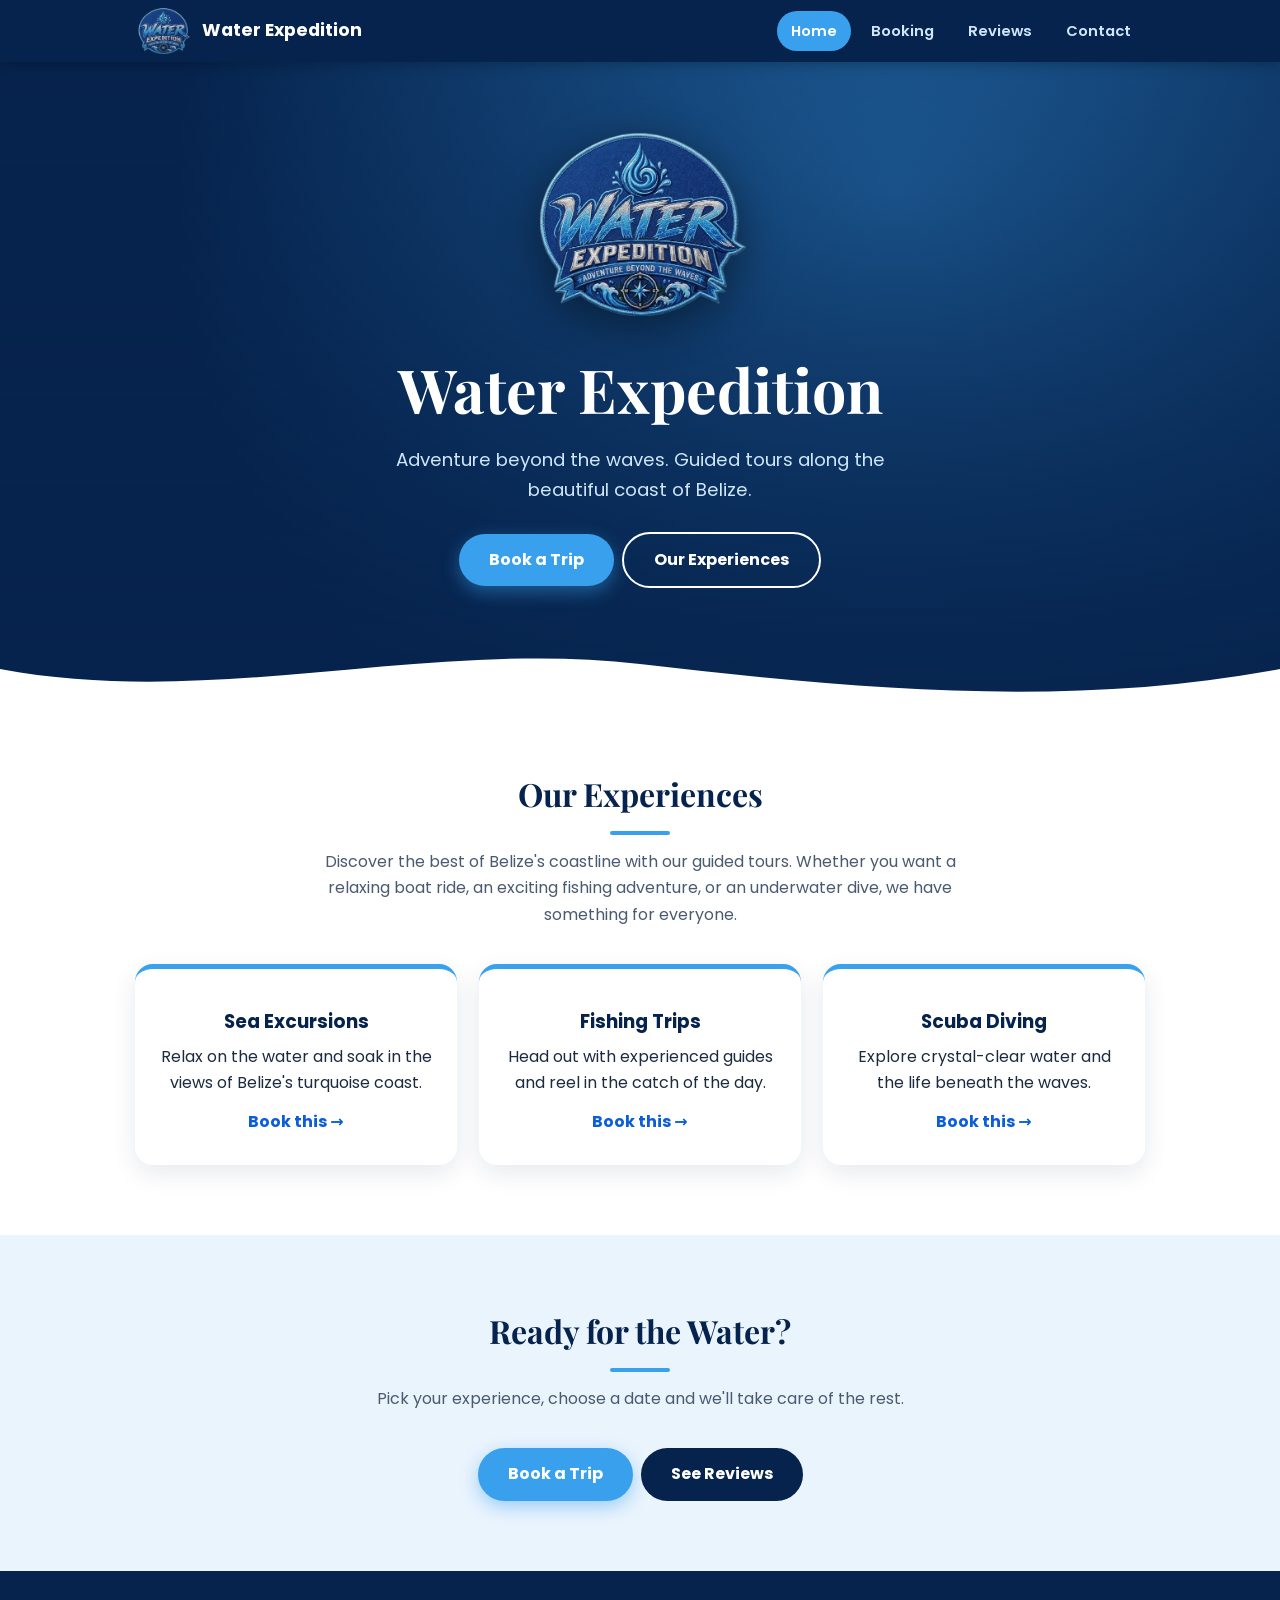
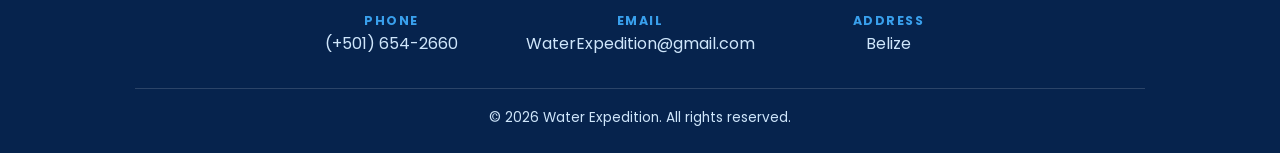
<file: index.html>
<!DOCTYPE html>
<html lang="en">
<head>
<meta charset="UTF-8">
<meta name="viewport" content="width=device-width, initial-scale=1">
<title>Water Expedition | Adventure Beyond the Waves</title>
<meta name="description" content="Guided sea excursions, fishing trips and scuba diving along the coast of Belize.">
<link href="https://fonts.googleapis.com/css2?family=Poppins:wght@400;600;700&family=Playfair+Display:wght@700&display=swap" rel="stylesheet">
<link rel="stylesheet" href="style.css">
</head>
<body>
<header>
  <div class="wrap">
    <a class="brand" href="index.html"><img src="logo.png" alt="Water Expedition logo"><span>Water Expedition</span></a>
    <nav><ul>
      <li><a href="index.html" class="active" aria-current="page">Home</a></li>
      <li><a href="booking.html">Booking</a></li>
      <li><a href="reviews.html">Reviews</a></li>
      <li><a href="contact.html">Contact</a></li>
    </ul></nav>
  </div>
</header>

<div class="hero" id="home">
  <div class="wrap">
    <img src="logo.png" alt="Water Expedition – Adventure Beyond the Waves">
    <h1>Water Expedition</h1>
    <p>Adventure beyond the waves. Guided tours along the beautiful coast of Belize.</p>
    <a class="btn" href="booking.html">Book a Trip</a><a class="btn alt" href="#experiences">Our Experiences</a>
  </div>
  <svg class="wave" viewBox="0 0 1440 60" preserveAspectRatio="none"><path fill="#fff" d="M0 30C240 70 480 0 720 25s480 45 720 5V60H0z"/></svg>
</div>

<section id="experiences">
  <div class="wrap">
    <h2>Our Experiences</h2>
    <p class="lead">Discover the best of Belize's coastline with our guided tours. Whether you want a relaxing boat ride, an exciting fishing adventure, or an underwater dive, we have something for everyone.</p>
    <div class="cards">
      <div class="card"><div class="icon"></div><h3>Sea Excursions</h3><p>Relax on the water and soak in the views of Belize's turquoise coast.</p><a class="card-link" href="booking.html?trip=Sea%20Excursion">Book this &rarr;</a></div>
      <div class="card"><div class="icon"></div><h3>Fishing Trips</h3><p>Head out with experienced guides and reel in the catch of the day.</p><a class="card-link" href="booking.html?trip=Fishing%20Trip">Book this &rarr;</a></div>
      <div class="card"><div class="icon"></div><h3>Scuba Diving</h3><p>Explore crystal-clear water and the life beneath the waves.</p><a class="card-link" href="booking.html?trip=Scuba%20Diving">Book this &rarr;</a></div>
    </div>
  </div>
</section>


<section class="alt-bg cta">
  <div class="wrap">
    <h2>Ready for the Water?</h2>
    <p class="lead">Pick your experience, choose a date and we'll take care of the rest.</p>
    <a class="btn" href="booking.html">Book a Trip</a><a class="btn dark" href="reviews.html">See Reviews</a>
  </div>
</section>

<footer>
  <div class="wrap">
    <div class="info">
      <div><strong>Phone</strong><a href="tel:+5016542660">(+501) 654-2660</a></div>
      <div><strong>Email</strong><a href="mailto:WaterExpedition@gmail.com">WaterExpedition@gmail.com</a></div>
      <div><strong>Address</strong>Belize</div>
    </div>
    <p class="copy">&copy; 2026 Water Expedition. All rights reserved.</p>
  </div>
</footer>
<script src="script.js"></script>
</body>
</html>
</file>
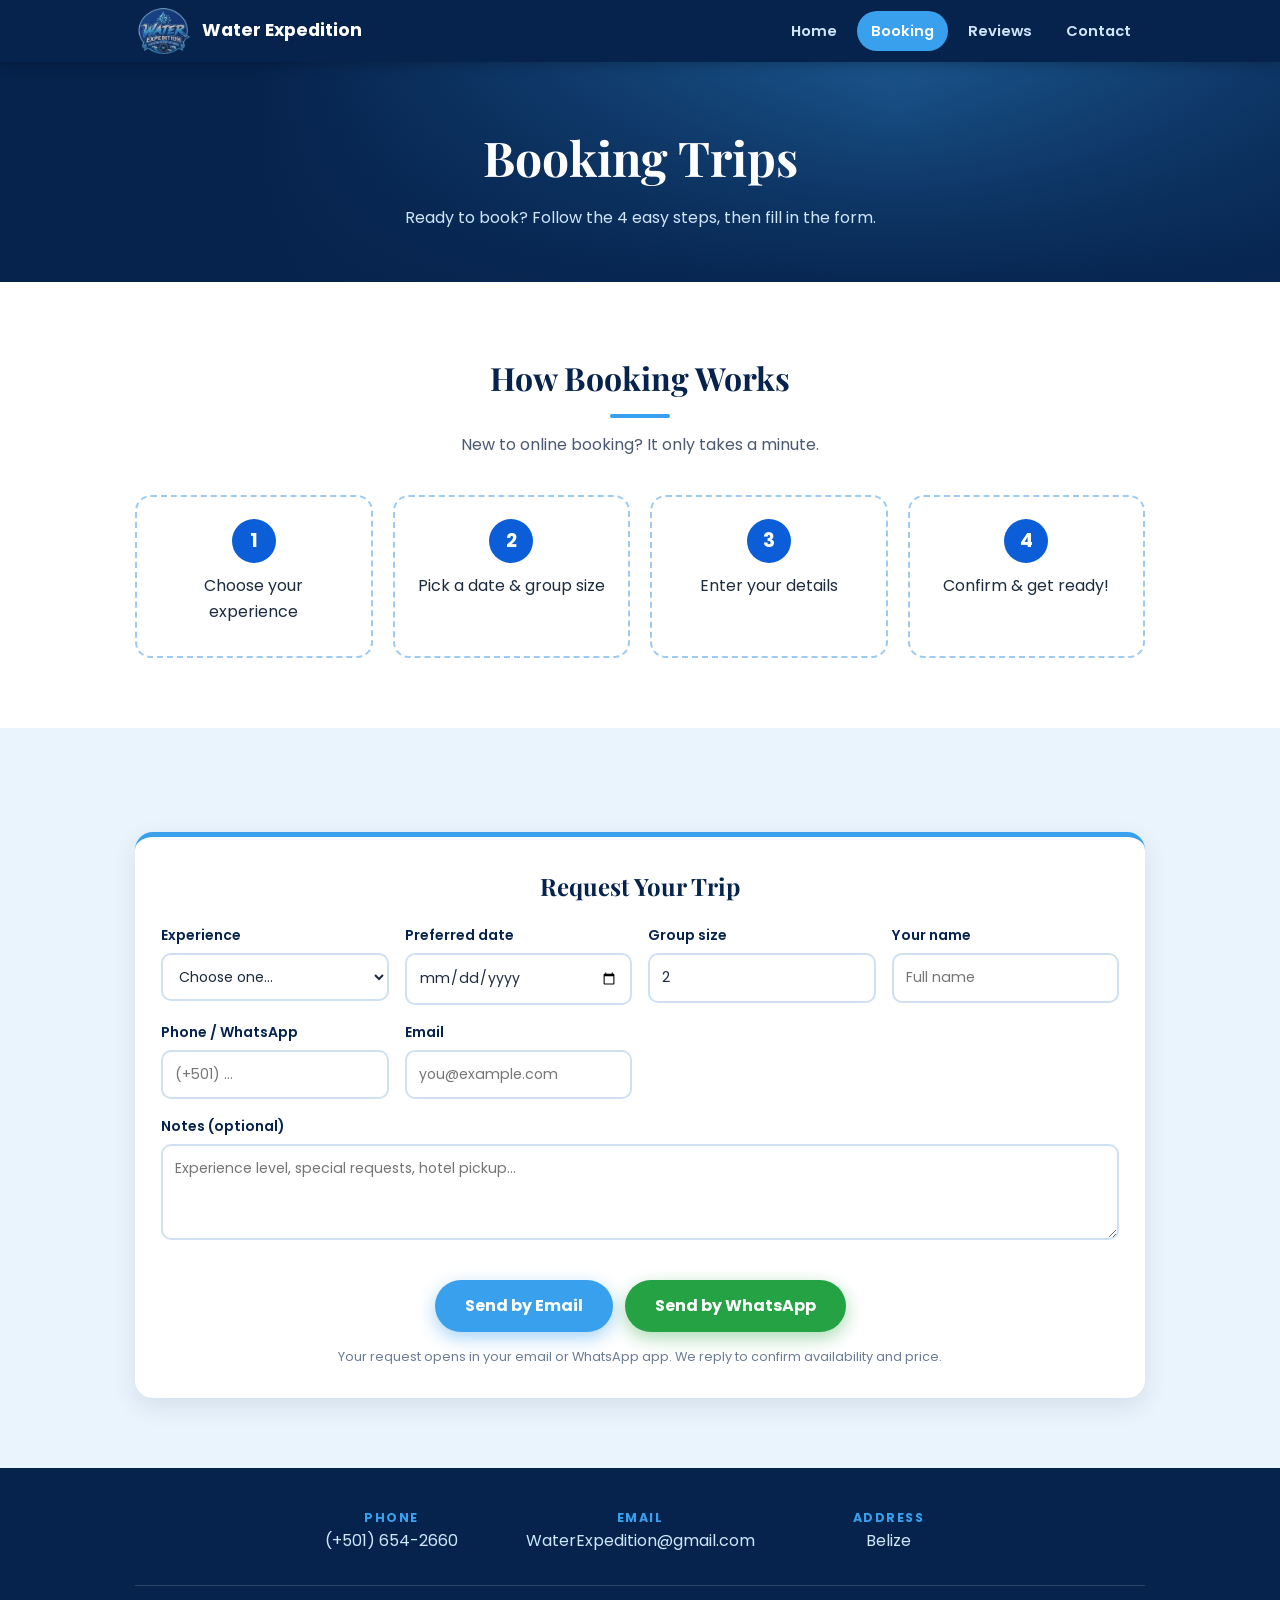
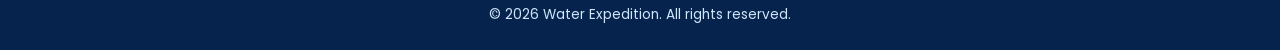
<file: booking.html>
<!DOCTYPE html>
<html lang="en">
<head>
<meta charset="UTF-8">
<meta name="viewport" content="width=device-width, initial-scale=1">
<title>Book a Trip | Water Expedition</title>
<meta name="description" content="Request a sea excursion, fishing trip or scuba dive in Belize.">
<link href="https://fonts.googleapis.com/css2?family=Poppins:wght@400;600;700&family=Playfair+Display:wght@700&display=swap" rel="stylesheet">
<link rel="stylesheet" href="style.css">
</head>
<body>
<header>
  <div class="wrap">
    <a class="brand" href="index.html"><img src="logo.png" alt="Water Expedition logo"><span>Water Expedition</span></a>
    <nav><ul>
      <li><a href="index.html">Home</a></li>
      <li><a href="booking.html" class="active" aria-current="page">Booking</a></li>
      <li><a href="reviews.html">Reviews</a></li>
      <li><a href="contact.html">Contact</a></li>
    </ul></nav>
  </div>
</header>
<div class="page-banner"><div class="wrap"><h1>Booking Trips</h1><p>Ready to book? Follow the 4 easy steps, then fill in the form.</p></div></div>

<section>
  <div class="wrap">
    <h2>How Booking Works</h2>
    <p class="lead">New to online booking? It only takes a minute.</p>
    <div class="steps">
      <div class="step"><b>1</b>Choose your experience<br><div class="step-pic"></div></div>
      <div class="step"><b>2</b>Pick a date &amp; group size<br><div class="step-pic"></div></div>
      <div class="step"><b>3</b>Enter your details<br><div class="step-pic"></div></div>
      <div class="step"><b>4</b>Confirm &amp; get ready!<br><div class="step-pic"></div></div>
    </div>
  </div>
</section>
<section class="alt-bg">
  <div class="wrap">
    <form class="book-form" id="book-form" novalidate>
      <h3>Request Your Trip</h3>
      <div class="grid">
        <label>Experience<select id="trip" required><option value="">Choose one…</option><option>Sea Excursion</option><option>Fishing Trip</option><option>Scuba Diving</option></select></label>
        <label>Preferred date<input type="date" id="date" required></label>
        <label>Group size<input type="number" id="size" min="1" max="30" value="2" required></label>
        <label>Your name<input type="text" id="name" placeholder="Full name" required></label>
        <label>Phone / WhatsApp<input type="tel" id="phone" placeholder="(+501) ..." required></label>
        <label>Email<input type="email" id="email" placeholder="you@example.com"></label>
      </div>
      <label>Notes (optional)<textarea id="notes" rows="3" placeholder="Experience level, special requests, hotel pickup…"></textarea></label>
      <p class="form-msg" id="form-msg" role="alert"></p>
      <div class="form-actions">
        <button type="submit" class="btn" data-via="email">Send by Email</button>
        <button type="submit" class="btn wa" data-via="whatsapp">Send by WhatsApp</button>
      </div>
      <p class="fine">Your request opens in your email or WhatsApp app. We reply to confirm availability and price.</p>
    </form>
  </div>
</section>

<footer>
  <div class="wrap">
    <div class="info">
      <div><strong>Phone</strong><a href="tel:+5016542660">(+501) 654-2660</a></div>
      <div><strong>Email</strong><a href="mailto:WaterExpedition@gmail.com">WaterExpedition@gmail.com</a></div>
      <div><strong>Address</strong>Belize</div>
    </div>
    <p class="copy">&copy; 2026 Water Expedition. All rights reserved.</p>
  </div>
</footer>
<script src="script.js"></script>
</body>
</html>
</file>
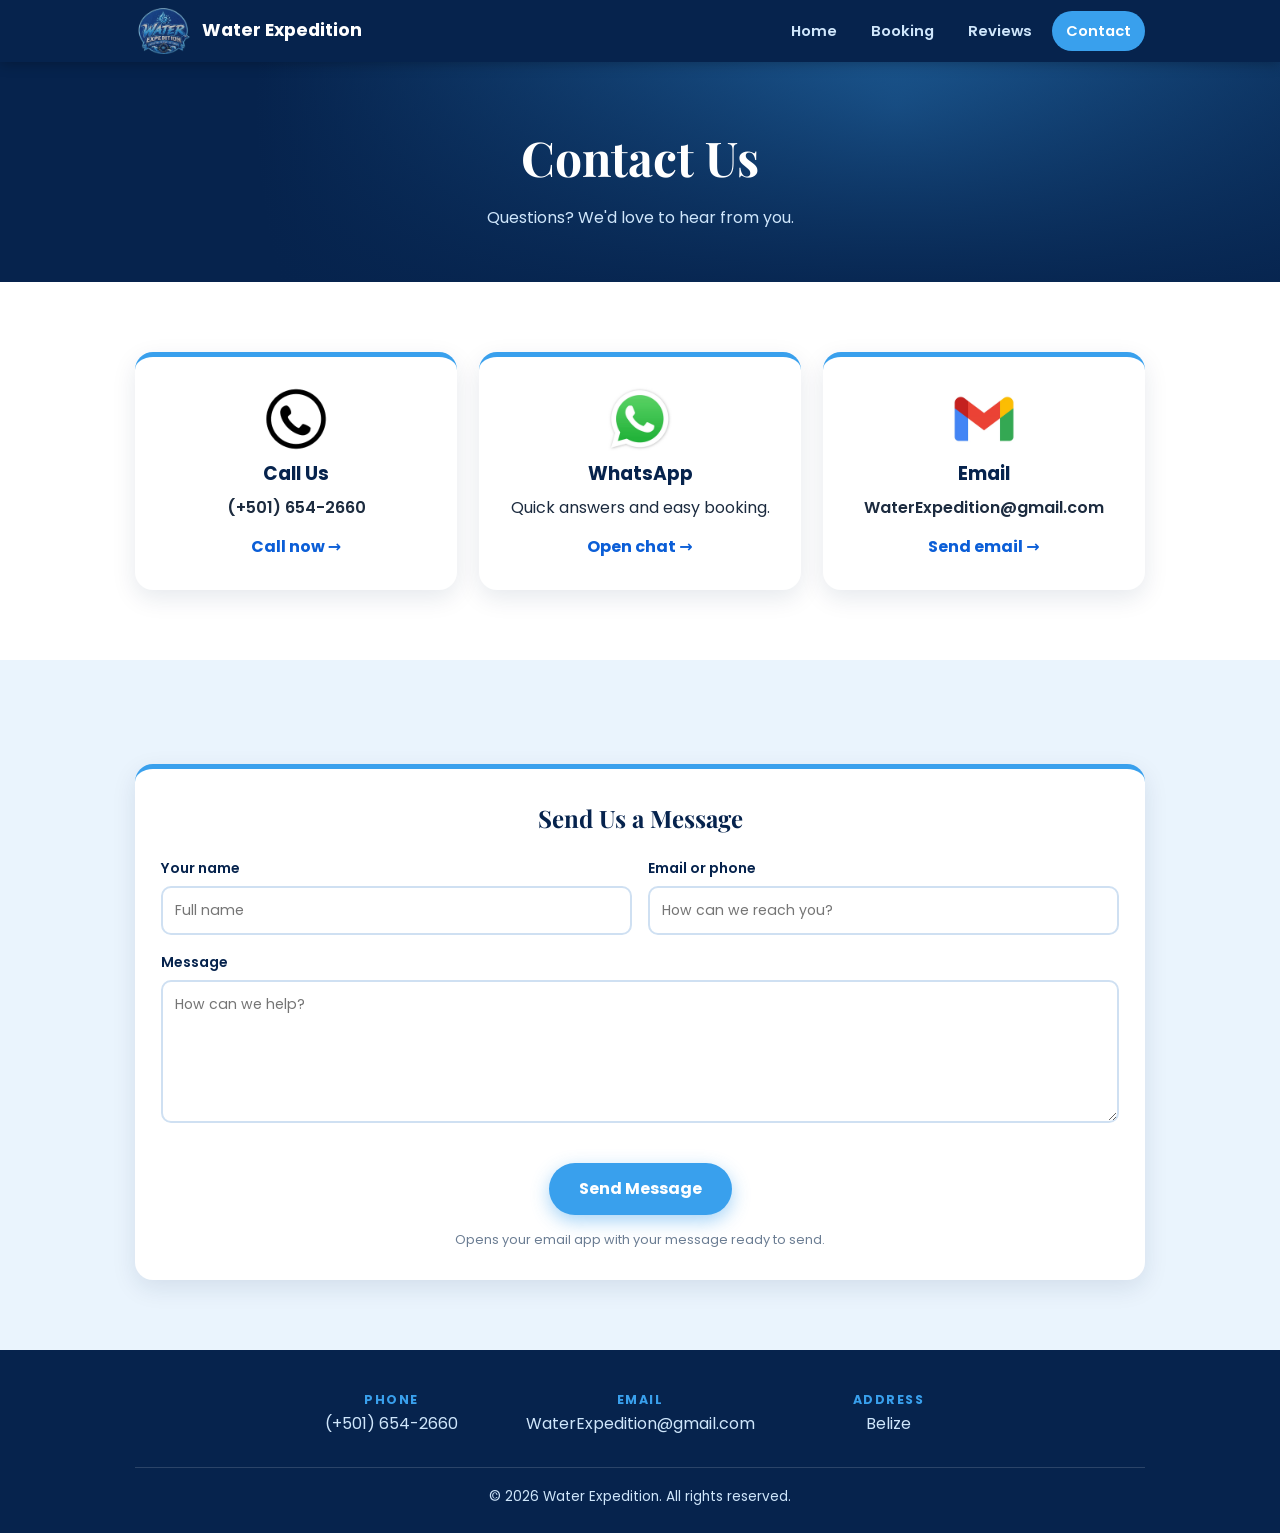
<file: contact.html>
<!DOCTYPE html>
<html lang="en">
<head>
<meta charset="UTF-8">
<meta name="viewport" content="width=device-width, initial-scale=1">
<title>Contact Us | Water Expedition</title>
<meta name="description" content="Call, WhatsApp or email Water Expedition in Belize.">
<link href="https://fonts.googleapis.com/css2?family=Poppins:wght@400;600;700&family=Playfair+Display:wght@700&display=swap" rel="stylesheet">
<link rel="stylesheet" href="style.css">
</head>
<body>
<header>
  <div class="wrap">
    <a class="brand" href="index.html"><img src="logo.png" alt="Water Expedition logo"><span>Water Expedition</span></a>
    <nav><ul>
      <li><a href="index.html">Home</a></li>
      <li><a href="booking.html">Booking</a></li>
      <li><a href="reviews.html">Reviews</a></li>
      <li><a href="contact.html" class="active" aria-current="page">Contact</a></li>
    </ul></nav>
  </div>
</header>
<div class="page-banner"><div class="wrap"><h1>Contact Us</h1><p>Questions? We'd love to hear from you.</p></div></div>

<section>
  <div class="wrap">
    <div class="cards">
      <div class="card"><div class="icon"><img src="icon-phone.png" alt="Phone"></div><h3>Call Us</h3><p><a href="tel:+5016542660">(+501) 654-2660</a></p><a class="card-link" href="tel:+5016542660">Call now &rarr;</a></div>
      <div class="card"><div class="icon"><img src="icon-whatsapp.png" alt="WhatsApp"></div><h3>WhatsApp</h3><p>Quick answers and easy booking.</p><a class="card-link" href="https://wa.me/5016542660" target="_blank" rel="noopener">Open chat &rarr;</a></div>
      <div class="card"><div class="icon"><img src="icon-gmail.png" alt="Gmail"></div><h3>Email</h3><p><a href="mailto:WaterExpedition@gmail.com">WaterExpedition@gmail.com</a></p><a class="card-link" href="mailto:WaterExpedition@gmail.com">Send email &rarr;</a></div>
    </div>
  </div>
</section>
<section class="alt-bg">
  <div class="wrap">
    <form class="book-form" id="contact-form" novalidate>
      <h3>Send Us a Message</h3>
      <div class="grid">
        <label>Your name<input type="text" id="c-name" placeholder="Full name" required></label>
        <label>Email or phone<input type="text" id="c-reach" placeholder="How can we reach you?" required></label>
      </div>
      <label>Message<textarea id="c-text" rows="5" placeholder="How can we help?" required></textarea></label>
      <p class="form-msg" id="contact-msg" role="alert"></p>
      <div class="form-actions"><button type="submit" class="btn">Send Message</button></div>
      <p class="fine">Opens your email app with your message ready to send.</p>
    </form>
  </div>
</section>

<footer>
  <div class="wrap">
    <div class="info">
      <div><strong>Phone</strong><a href="tel:+5016542660">(+501) 654-2660</a></div>
      <div><strong>Email</strong><a href="mailto:WaterExpedition@gmail.com">WaterExpedition@gmail.com</a></div>
      <div><strong>Address</strong>Belize</div>
    </div>
    <p class="copy">&copy; 2026 Water Expedition. All rights reserved.</p>
  </div>
</footer>
<script src="script.js"></script>
</body>
</html>
</file>
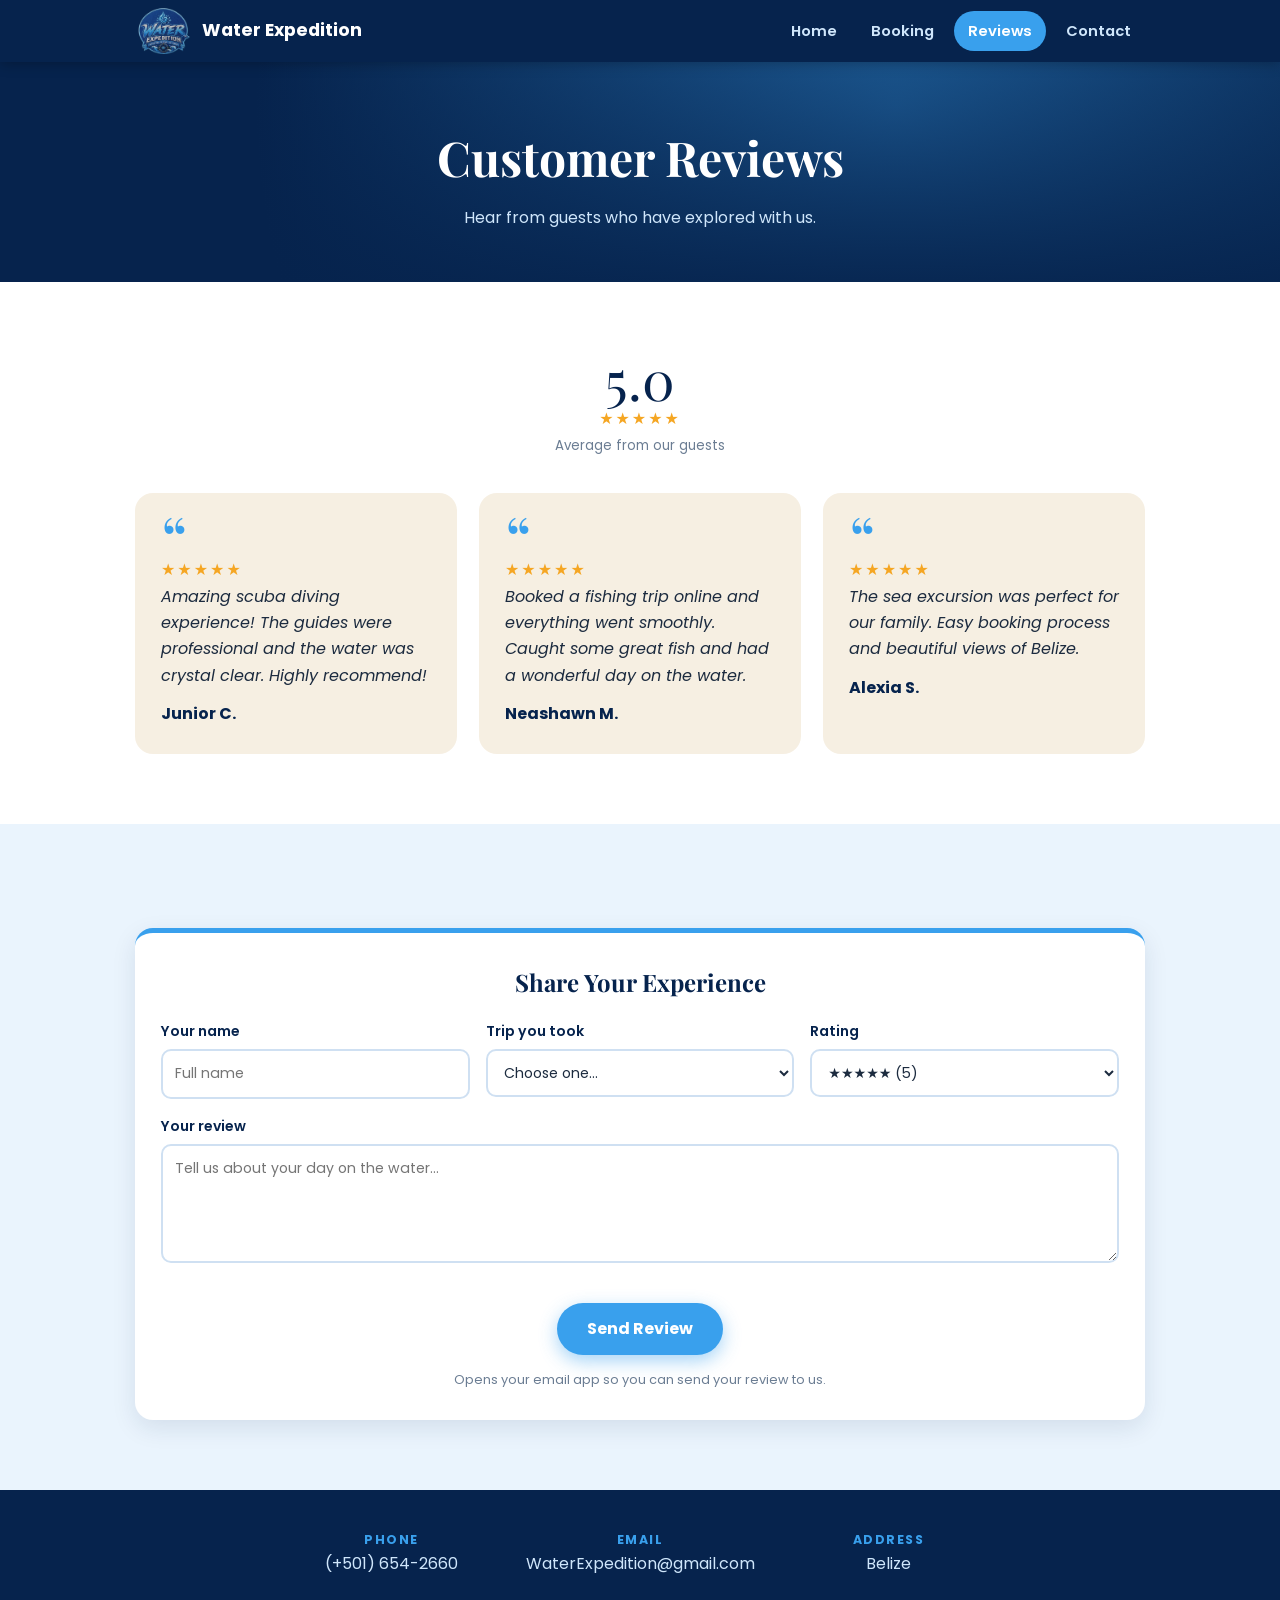
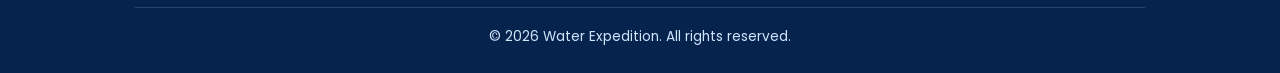
<file: reviews.html>
<!DOCTYPE html>
<html lang="en">
<head>
<meta charset="UTF-8">
<meta name="viewport" content="width=device-width, initial-scale=1">
<title>Customer Reviews | Water Expedition</title>
<meta name="description" content="See what guests say about our guided tours in Belize.">
<link href="https://fonts.googleapis.com/css2?family=Poppins:wght@400;600;700&family=Playfair+Display:wght@700&display=swap" rel="stylesheet">
<link rel="stylesheet" href="style.css">
</head>
<body>
<header>
  <div class="wrap">
    <a class="brand" href="index.html"><img src="logo.png" alt="Water Expedition logo"><span>Water Expedition</span></a>
    <nav><ul>
      <li><a href="index.html">Home</a></li>
      <li><a href="booking.html">Booking</a></li>
      <li><a href="reviews.html" class="active" aria-current="page">Reviews</a></li>
      <li><a href="contact.html">Contact</a></li>
    </ul></nav>
  </div>
</header>
<div class="page-banner"><div class="wrap"><h1>Customer Reviews</h1><p>Hear from guests who have explored with us.</p></div></div>

<section>
  <div class="wrap">
    <div class="rating-box"><div class="big">5.0</div><div class="stars">★★★★★</div><small>Average from our guests</small></div>
    <div class="reviews">
      <blockquote><div class="stars">★★★★★</div><p>Amazing scuba diving experience! The guides were professional and the water was crystal clear. Highly recommend!</p><cite>Junior C.</cite></blockquote>
      <blockquote><div class="stars">★★★★★</div><p>Booked a fishing trip online and everything went smoothly. Caught some great fish and had a wonderful day on the water.</p><cite>Neashawn M.</cite></blockquote>
      <blockquote><div class="stars">★★★★★</div><p>The sea excursion was perfect for our family. Easy booking process and beautiful views of Belize.</p><cite>Alexia S.</cite></blockquote>
    </div>
  </div>
</section>
<section class="alt-bg">
  <div class="wrap">
    <form class="book-form" id="review-form" novalidate>
      <h3>Share Your Experience</h3>
      <div class="grid">
        <label>Your name<input type="text" id="r-name" placeholder="Full name" required></label>
        <label>Trip you took<select id="r-trip" required><option value="">Choose one…</option><option>Sea Excursion</option><option>Fishing Trip</option><option>Scuba Diving</option></select></label>
        <label>Rating<select id="r-rating"><option value="5">★★★★★ (5)</option><option value="4">★★★★ (4)</option><option value="3">★★★ (3)</option><option value="2">★★ (2)</option><option value="1">★ (1)</option></select></label>
      </div>
      <label>Your review<textarea id="r-text" rows="4" placeholder="Tell us about your day on the water…" required></textarea></label>
      <p class="form-msg" id="review-msg" role="alert"></p>
      <div class="form-actions"><button type="submit" class="btn">Send Review</button></div>
      <p class="fine">Opens your email app so you can send your review to us.</p>
    </form>
  </div>
</section>

<footer>
  <div class="wrap">
    <div class="info">
      <div><strong>Phone</strong><a href="tel:+5016542660">(+501) 654-2660</a></div>
      <div><strong>Email</strong><a href="mailto:WaterExpedition@gmail.com">WaterExpedition@gmail.com</a></div>
      <div><strong>Address</strong>Belize</div>
    </div>
    <p class="copy">&copy; 2026 Water Expedition. All rights reserved.</p>
  </div>
</footer>
<script src="script.js"></script>
</body>
</html>
</file>
<file: style.css>
:root{--navy:#06234d;--blue:#0b5ed7;--sky:#39a0ed;--foam:#eaf4fd;--sand:#f6efe2;--ink:#1c2b3f;--white:#fff}
*{box-sizing:border-box;margin:0;padding:0}
html{scroll-behavior:smooth;scroll-padding-top:70px}
body{font-family:Poppins,system-ui,sans-serif;color:var(--ink);line-height:1.65;background:var(--white)}
img{max-width:100%}
a{color:inherit}
.wrap{max-width:1050px;margin:0 auto;padding:0 20px}
header{position:sticky;top:0;z-index:10;background:var(--navy);box-shadow:0 2px 12px rgba(0,0,0,.25)}
header .wrap{display:flex;align-items:center;justify-content:space-between;gap:12px;flex-wrap:wrap;padding-top:8px;padding-bottom:8px}
.brand{display:flex;align-items:center;gap:10px;text-decoration:none;color:#fff;font-weight:700;font-size:1.1rem}
.brand img{height:46px}
nav ul{list-style:none;display:flex;gap:6px;flex-wrap:wrap}
nav a{display:block;padding:8px 14px;border-radius:999px;color:#cfe6fb;text-decoration:none;font-size:.92rem;font-weight:600;transition:.2s}
nav a:hover{background:var(--sky);color:#fff}
.hero{background:linear-gradient(180deg,rgba(6,35,77,.55),rgba(6,35,77,.95)),radial-gradient(circle at 70% 20%,var(--sky),var(--navy) 70%);color:#fff;text-align:center;padding:70px 0 110px;position:relative}
.hero img{width:230px;filter:drop-shadow(0 10px 22px rgba(0,0,0,.45))}
.hero h1{font-family:'Playfair Display',serif;font-size:clamp(2.2rem,6vw,3.8rem);margin:14px 0 6px}
.hero p{font-size:1.15rem;color:#cfe6fb;max-width:560px;margin:0 auto 26px}
.btn{display:inline-block;padding:13px 30px;border-radius:999px;background:var(--sky);color:#fff;font-weight:700;text-decoration:none;box-shadow:0 6px 18px rgba(57,160,237,.45);transition:.2s}
.btn:hover{transform:translateY(-2px);background:#2b8ed9}
.btn.alt{background:transparent;border:2px solid #fff;box-shadow:none;margin-left:8px}
.wave{position:absolute;bottom:-1px;left:0;width:100%;height:60px;display:block}
section{padding:70px 0}
.alt-bg{background:var(--foam)}
h2{font-family:'Playfair Display',serif;color:var(--navy);font-size:2rem;text-align:center;margin-bottom:10px}
h2::after{content:"";display:block;width:60px;height:4px;border-radius:4px;background:var(--sky);margin:10px auto 0}
.lead{text-align:center;max-width:680px;margin:14px auto 36px;color:#4a5a70}
.cards{display:grid;grid-template-columns:repeat(auto-fit,minmax(240px,1fr));gap:22px}
.card{background:#fff;border-radius:18px;padding:30px 24px;text-align:center;box-shadow:0 8px 24px rgba(6,35,77,.1);transition:.25s;border-top:5px solid var(--sky)}
.card:hover{transform:translateY(-6px)}
.card .icon{font-size:2.6rem;margin-bottom:8px}
.card h3{color:var(--navy);margin-bottom:6px}
.steps{display:grid;grid-template-columns:repeat(auto-fit,minmax(200px,1fr));gap:20px;margin-top:10px}
.step{background:#fff;border-radius:16px;padding:22px;text-align:center;border:2px dashed #9ccaf3}
.step b{display:grid;place-items:center;width:44px;height:44px;margin:0 auto 10px;border-radius:50%;background:var(--blue);color:#fff;font-size:1.2rem}
.step small{color:#6b7d93}
.reviews{display:grid;grid-template-columns:repeat(auto-fit,minmax(260px,1fr));gap:22px}
blockquote{background:var(--sand);border-radius:18px;padding:26px;position:relative}
blockquote::before{content:"\201C";font-family:'Playfair Display',serif;font-size:4rem;line-height:.6;color:var(--sky);display:block}
blockquote p{font-style:italic;margin-bottom:12px}
blockquote cite{font-style:normal;font-weight:700;color:var(--navy)}
.stars{color:#f5a623;letter-spacing:2px}
footer{background:var(--navy);color:#cfe6fb;padding:56px 0 24px;text-align:center}
footer h2{color:#fff}
footer .info{display:flex;justify-content:center;gap:34px;flex-wrap:wrap;margin:26px 0 30px}
footer .info div{min-width:200px}
footer strong{display:block;color:var(--sky);text-transform:uppercase;font-size:.78rem;letter-spacing:1.5px}
footer a{text-decoration:none}
footer a:hover{color:#fff}
.copy{border-top:1px solid rgba(255,255,255,.15);padding-top:18px;font-size:.85rem}
@media(max-width:600px){.btn.alt{margin:10px 0 0}.brand span{display:none}}
/* --- additions --- */
nav a.active{background:var(--sky);color:#fff}
.card-link{display:inline-block;margin-top:12px;font-weight:700;color:var(--blue);text-decoration:none}
.card-link:hover{text-decoration:underline}
.step-pic{font-size:2rem;margin-top:8px}
.book-form{background:#fff;border-radius:18px;padding:30px 26px;margin-top:34px;box-shadow:0 8px 24px rgba(6,35,77,.1);border-top:5px solid var(--sky)}
.book-form h3{color:var(--navy);text-align:center;margin-bottom:18px;font-family:'Playfair Display',serif;font-size:1.5rem}
.book-form .grid{display:grid;grid-template-columns:repeat(auto-fit,minmax(220px,1fr));gap:16px;margin-bottom:16px}
.book-form label{display:block;font-weight:600;font-size:.88rem;color:var(--navy)}
.book-form input,.book-form select,.book-form textarea{display:block;width:100%;margin-top:6px;padding:11px 12px;border:2px solid #cfe0f2;border-radius:10px;font:inherit;font-weight:400;color:var(--ink);background:#fff}
.book-form input:focus,.book-form select:focus,.book-form textarea:focus{outline:none;border-color:var(--sky)}
.book-form .invalid{border-color:#d64545}
.form-msg{min-height:1.4em;margin:12px 0 0;color:#d64545;font-weight:600;font-size:.9rem;text-align:center}
.form-actions{display:flex;gap:12px;justify-content:center;flex-wrap:wrap;margin-top:8px}
.form-actions .btn{border:0;cursor:pointer;font:inherit;font-weight:700}
.btn.wa{background:#25a244;box-shadow:0 6px 18px rgba(37,162,68,.4)}
.btn.wa:hover{background:#1e8a39}
.fine{text-align:center;font-size:.8rem;color:#6b7d93;margin-top:14px}
footer .info a{display:block}
/* --- multi-page additions --- */
.page-banner{background:linear-gradient(180deg,rgba(6,35,77,.6),rgba(6,35,77,.95)),radial-gradient(circle at 70% 20%,var(--sky),var(--navy) 70%);color:#fff;text-align:center;padding:56px 0 50px}
.page-banner h1{font-family:'Playfair Display',serif;font-size:clamp(2rem,5vw,3rem)}
.page-banner p{color:#cfe6fb;margin-top:8px}
.cta{text-align:center}
.btn.dark{background:var(--navy);box-shadow:none;margin-left:8px}
.btn.dark:hover{background:var(--blue)}
.rating-box{text-align:center;margin-bottom:34px}
.rating-box .big{font-family:'Playfair Display',serif;font-size:3.4rem;color:var(--navy);line-height:1}
.rating-box small{color:#6b7d93}
.card p a{text-decoration:none;font-weight:600;word-break:break-word}
footer{padding-top:40px}
footer .info{margin-top:0}
@media(max-width:600px){.btn.dark{margin:10px 0 0}}
.card .icon img{width:64px;height:64px;object-fit:contain;display:block;margin:0 auto}
</file>
